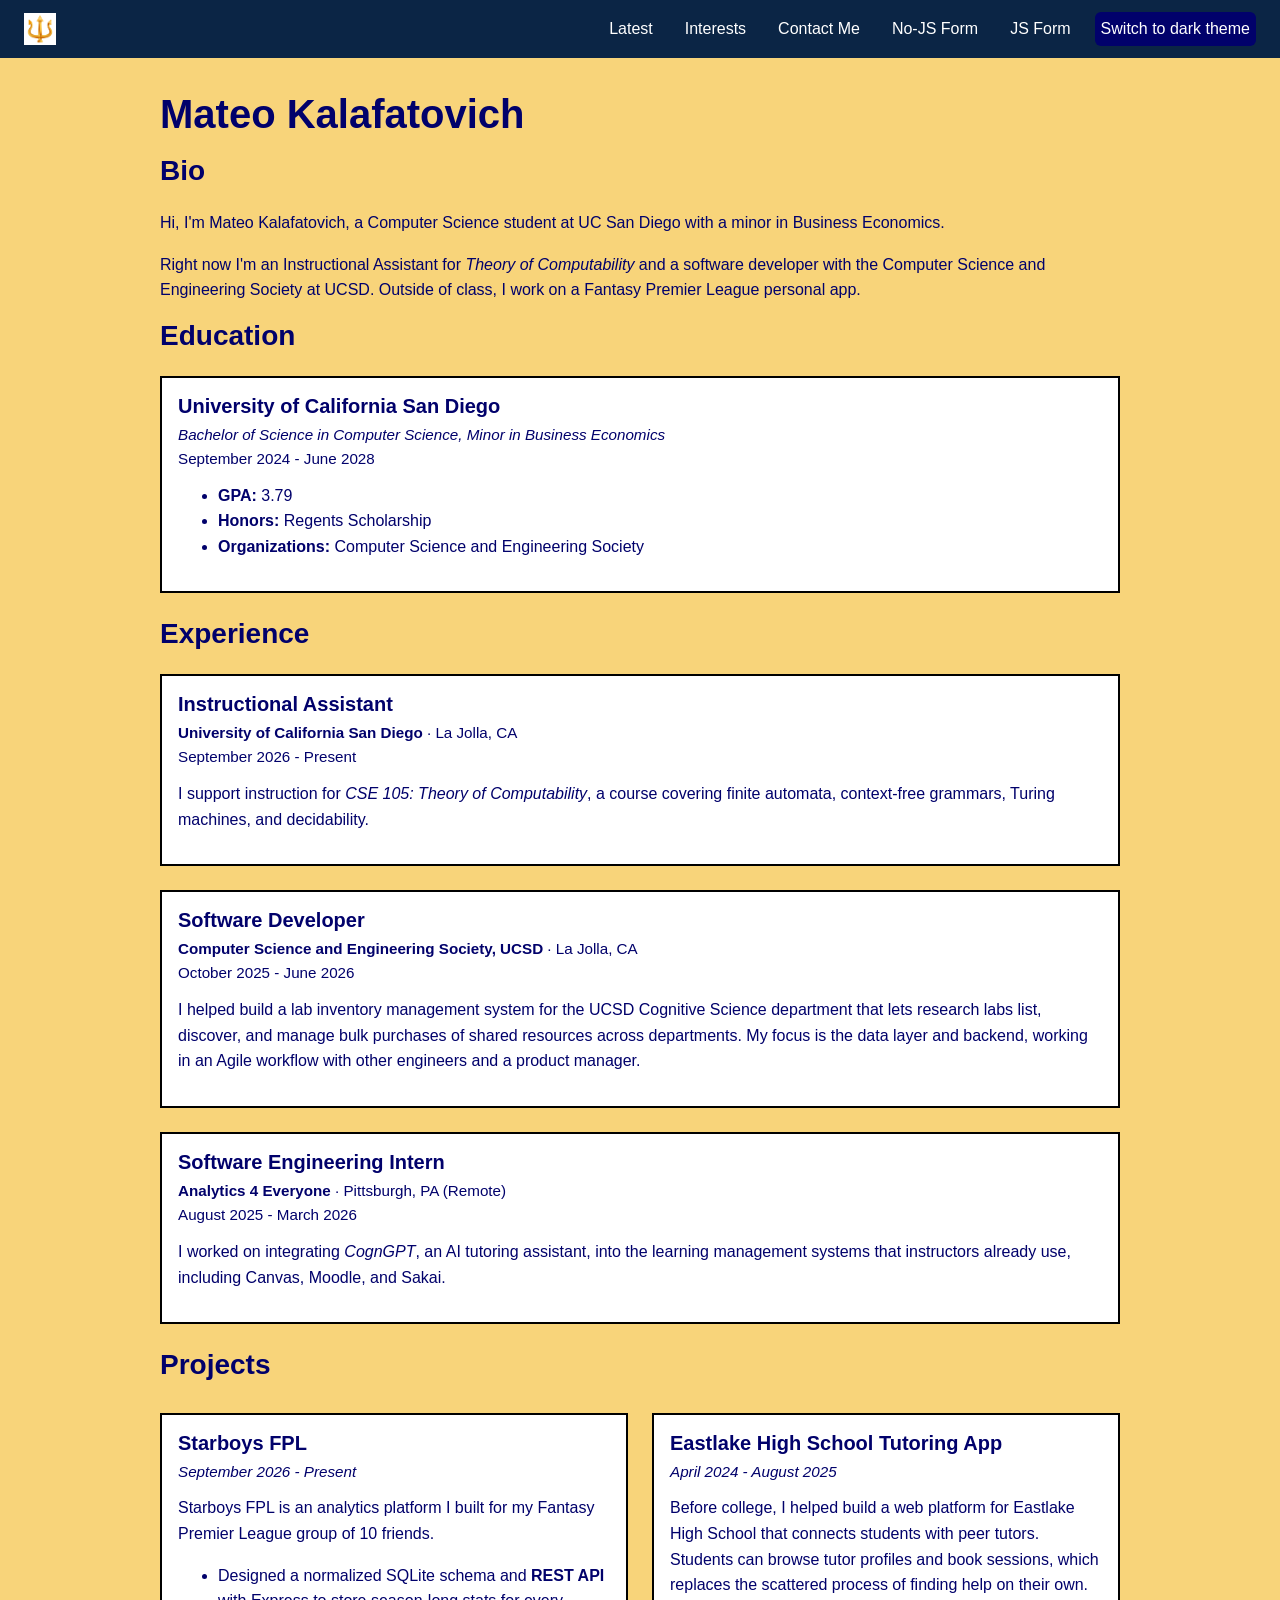
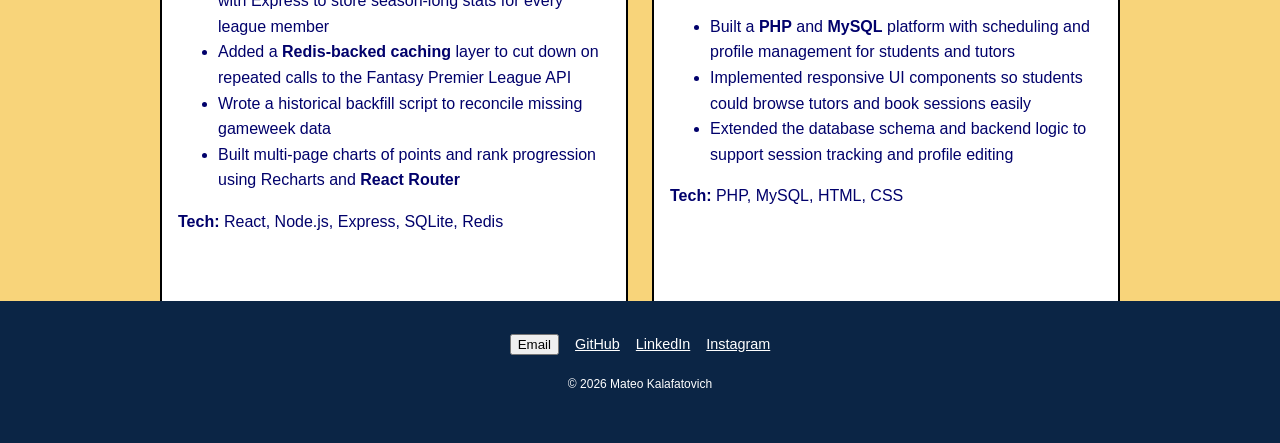
<file: index.html>
<!DOCTYPE html>
<html lang="en">
<head>
    <meta charset="UTF-8">
    <meta name="viewport" content="width=device-width, initial-scale=1.0">
    <link rel="icon" type="image/x-icon" href="favicon.ico">
    <link rel="stylesheet" href="css/styles.css">
    <script src="theme.js"></script>
    <title>Personal Site</title>
</head>
<body>
    <header>
        <img src="assets/trident-emblem-emoji.jpg" alt="logo" width="32" height="32">
        <nav aria-label="Main Navigation">
            <a href="latest.html">Latest</a>
            <a href="interests.html">Interests</a>
            <a href="contact.html">Contact Me</a>
            <a href="form-no-js.html">No-JS Form</a>
            <a href="form-with-js.html">JS Form</a>
            <button type="button" id="theme-toggle" hidden>Switch to dark theme</button>
        </nav>
    </header>
    <main>
        <h1>Mateo Kalafatovich</h1>
        <div>
            <section>
                <h2>Bio</h2>
                <p>
                    Hi, I'm Mateo Kalafatovich, a Computer Science student at UC San Diego
                    with a minor in Business Economics.
                </p>
                <p>
                    Right now I'm an Instructional Assistant for <i>Theory of Computability</i> and a
                    software developer with the Computer Science and Engineering Society at UCSD. Outside of
                    class, I work on a Fantasy Premier League personal app.
                </p>
            </section>
            <section>
                <h2>Education</h2>
                <article class="">
                    <h3>University of California San Diego</h3>
                    <p>
                        <i>Bachelor of Science in Computer Science,
                        Minor in Business Economics</i><br>
                        <time datetime="2024-09">September 2024</time> -
                        <time datetime="2028-06">June 2028</time>
                    </p>
                    <ul>
                        <li><strong>GPA:</strong> 3.79</li>
                        <li><strong>Honors:</strong> Regents Scholarship</li>
                        <li><strong>Organizations:</strong> Computer Science and Engineering Society</li>
                    </ul>
                </article>
            </section>
            <section>
                <h2>Experience</h2>
                <article>
                    <h3>Instructional Assistant</h3>
                    <p>
                        <b>University of California San Diego</b> &middot; La Jolla, CA<br>
                        <time datetime="2026-09">September 2026</time> - Present
                    </p>
                    <p>
                        I support instruction for <i>CSE 105: Theory of Computability</i>, a course
                        covering finite automata, context-free grammars, Turing machines, and decidability.
                    </p>
                </article>
                <article>
                    <h3>Software Developer</h3>
                    <p>
                        <b>Computer Science and Engineering Society, UCSD</b> &middot; La Jolla, CA<br>
                        <time datetime="2025-10">October 2025</time> - <time datetime="2026-06">June 2026</time>
                    </p>
                    <p>
                        I helped build a lab inventory management system for the UCSD Cognitive Science department 
                        that lets research labs list, discover, and manage bulk purchases of shared resources across 
                        departments. My focus is the data layer and backend, working in an Agile workflow with other
                        engineers and a product manager.
                    </p>
                </article>
                <article>
                    <h3>Software Engineering Intern</h3>
                    <p>
                        <b>Analytics 4 Everyone</b> &middot; Pittsburgh, PA (Remote)<br>
                        <time datetime="2025-08">August 2025</time> - <time datetime="2026-03">March 2026</time>
                    </p>
                    <p>
                        I worked on integrating <em>CognGPT</em>, an AI tutoring assistant, into the
                        learning management systems that instructors already use, including Canvas,
                        Moodle, and Sakai.
                    </p>
                </article>
            </section>
            <section class="project-grid">
                <h2>Projects</h2>
                <project-card>
                    <article class="project-card">
                        <h3>Starboys FPL</h3>
                        <p><em>September 2026 - Present</em></p>
                        <p>
                            Starboys FPL is an analytics platform I 
                                built for my Fantasy Premier League group of 10 
                                friends.
                        </p>
                        <ul>
                            <li>Designed a normalized SQLite schema and <b>REST API</b> with Express to store season-long stats for every league member</li>
                            <li>Added a <b>Redis-backed caching</b> layer to cut down on repeated calls to the Fantasy Premier League API</li>
                            <li>Wrote a historical backfill script to reconcile missing gameweek data</li>
                            <li>Built multi-page charts of points and rank progression using Recharts and <b>React Router</b></li>
                        </ul>
                        <p><strong>Tech:</strong> React, Node.js, Express, SQLite, Redis</p>
                    </article>
                </project-card>
                <project-card>
                    <article>
                        <h3>Eastlake High School Tutoring App</h3>
                        <p><em>April 2024 - August 2025</em></p>
                        <p>
                            Before college, I helped build a web platform for Eastlake High School that connects
                            students with peer tutors. Students can browse tutor profiles and book sessions, which
                            replaces the scattered process of finding help on their own.
                        </p>
                        <ul>
                            <li>Built a <b>PHP</b> and <b>MySQL</b> platform with scheduling and profile management for students and tutors</li>
                            <li>Implemented responsive UI components so students could browse tutors and book sessions easily</li>
                            <li>Extended the database schema and backend logic to support session tracking and profile editing</li>
                        </ul>
                        <p><strong>Tech:</strong> PHP, MySQL, HTML, CSS</p>
                    </article>
                </project-card>
            </section>
        </div>

    </main>
    <footer>
        <noscript>
            <p>
                The site still works fine! Connect with me below if you're tired of AI slop that doesn't work without an egregious
                number of megabytes of JavaScript.
            </p>
        </noscript>
        <nav aria-label="Social links">
            <ul>
                <li>
                    <button type="button" aria-label="Copy email address">Email</button>
                </li>
                <li><a href="https://github.com/mateokalafatovich">GitHub</a></li>
                <li><a href="https://www.linkedin.com/in/mateo-adrian-kalafatovich/">LinkedIn</a></li>
                <li><a href="https://www.instagram.com/mateo.kalaf/">Instagram</a></li>
            </ul>
        </nav>
        <p><small>&copy; 2026 Mateo Kalafatovich</small></p>
    </footer>

</body>
</html>
</file>
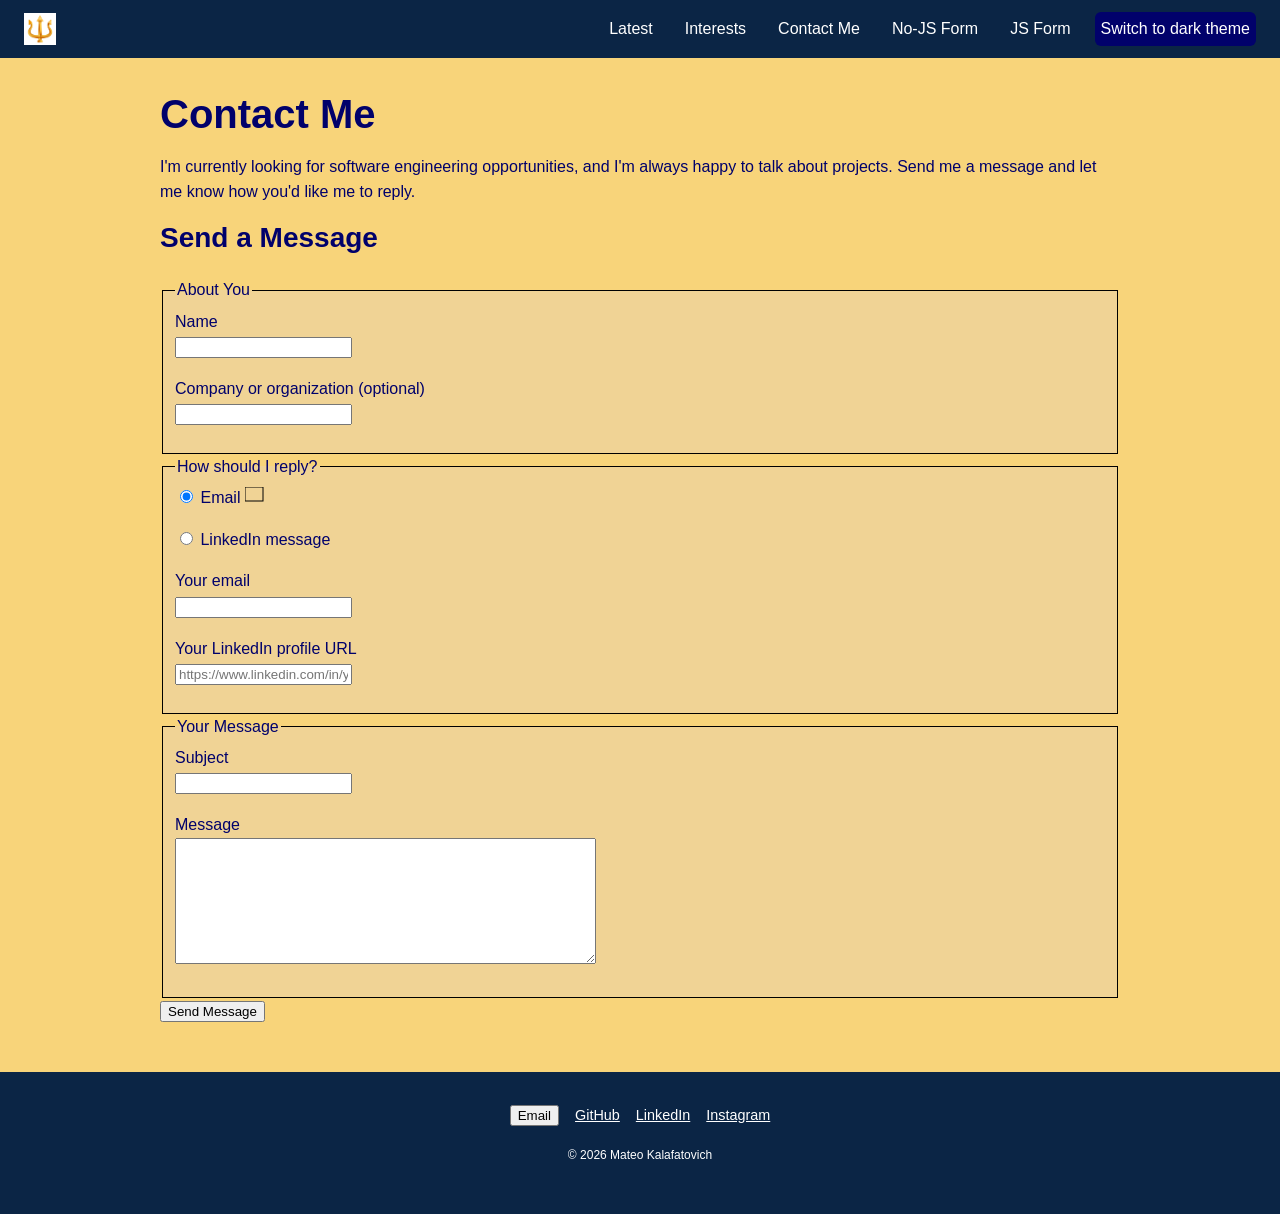
<file: contact.html>
<!DOCTYPE html>
<html lang="en">
<head>
    <meta charset="utf-8">
    <meta name="viewport" content="width=device-width, initial-scale=1">
    <meta name="description" content="Contact Mateo Kalafatovich about software engineering opportunities, projects, or collaboration.">
    <title>Contact Me | Mateo Kalafatovich</title>
    <link rel="icon" href="assets/trident-emblem-emoji.jpg" type="image/jpeg">
    <link rel="stylesheet" href="css/styles.css">
    <script src="theme.js"></script>
    <!--Placeholder script-->
    <script defer data-domain="mateokalaf.netlify.app" src="https://plausible.io/js/script.js"></script>
</head>
<body>
    <header>
        <a href="index.html">
            <img src="assets/trident-emblem-emoji.jpg" alt="Mateo Kalafatovich - home" width="32" height="32">
        </a>
        <nav aria-label="Main Navigation">
            <a href="latest.html">Latest</a>
            <a href="interests.html">Interests</a>
            <a href="contact.html">Contact Me</a>
            <a href="form-no-js.html">No-JS Form</a>
            <a href="form-with-js.html">JS Form</a>
            <button type="button" id="theme-toggle" hidden>Switch to dark theme</button>
        </nav>
    </header>

    <main>
        <h1>Contact Me</h1>
        <p>
            I'm currently looking for software engineering opportunities,
            and I'm always happy to talk about projects. Send me a message and
            let me know how you'd like me to reply.
        </p>

        <section>
            <h2>Send a Message</h2>
            <form name="contact" method="post" data-netlify="true">
                <input type="hidden" name="form-name" value="contact">

                <fieldset>
                    <legend>About You</legend>
                    <p>
                        <label for="name">Name</label><br>
                        <input type="text" id="name" name="name" autocomplete="name" required>
                    </p>
                    <p>
                        <label for="organization">Company or organization (optional)</label><br>
                        <input type="text" id="organization" name="organization" autocomplete="organization">
                    </p>
                </fieldset>

                <fieldset>
                    <legend>How should I reply?</legend>
                    <p>
                        <input type="radio" id="reply-email" name="reply-method" value="email" checked>
                        <label for="reply-email">Email</label>
                        <!--Eventually will become email box svg-->
                        <svg width="20" height="16" aria-hidden="true">
                            <rect width="18" height="14" fill="none" stroke="black"/>
                        </svg>
                    </p>
                    <p>
                        <input type="radio" id="reply-linkedin" name="reply-method" value="linkedin">
                        <label for="reply-linkedin">LinkedIn message</label>
                    </p>
                    <p>
                        <label for="email">Your email</label>
                        <br>
                        <input type="email" id="email" name="email" autocomplete="email">
                    </p>
                    <p>
                        <label for="linkedin">Your LinkedIn profile URL</label><br>
                        <input type="url" id="linkedin" name="linkedin" placeholder="https://www.linkedin.com/in/your-name">
                    </p>
                </fieldset>

                <fieldset>
                    <legend>Your Message</legend>
                    <p>
                        <label for="subject">Subject</label><br>
                        <input type="text" id="subject" name="subject" required>
                    </p>
                    <p>
                        <label for="message">Message</label><br>
                        <textarea id="message" name="message" rows="8" cols="50" required></textarea>
                    </p>
                </fieldset>

                <p>
                    <button type="submit">Send Message</button>
                </p>
            </form>

            <dialog id="message-sent" aria-labelledby="message-sent-title">
                <h3 id="message-sent-title">Message Sent</h3>
                <p>Thanks for reaching out! I'll get back to you as soon as I can.</p>
                <form method="dialog">
                    <button type="submit">Close</button>
                </form>
            </dialog>
        </section>

    </main>

    <footer>
        <nav aria-label="Social links">
            <ul>
                <li>
                    <button type="button" aria-label="Copy email address">Email</button>
                </li>
                <li><a href="https://github.com/mateokalafatovich">GitHub</a></li>
                <li><a href="https://www.linkedin.com/in/mateo-adrian-kalafatovich/">LinkedIn</a></li>
                <li><a href="https://www.instagram.com/mateo.kalaf/">Instagram</a></li>
            </ul>
        </nav>
        <p><small>&copy; 2026 Mateo Kalafatovich</small></p>
    </footer>
</body>
</html>
</file>
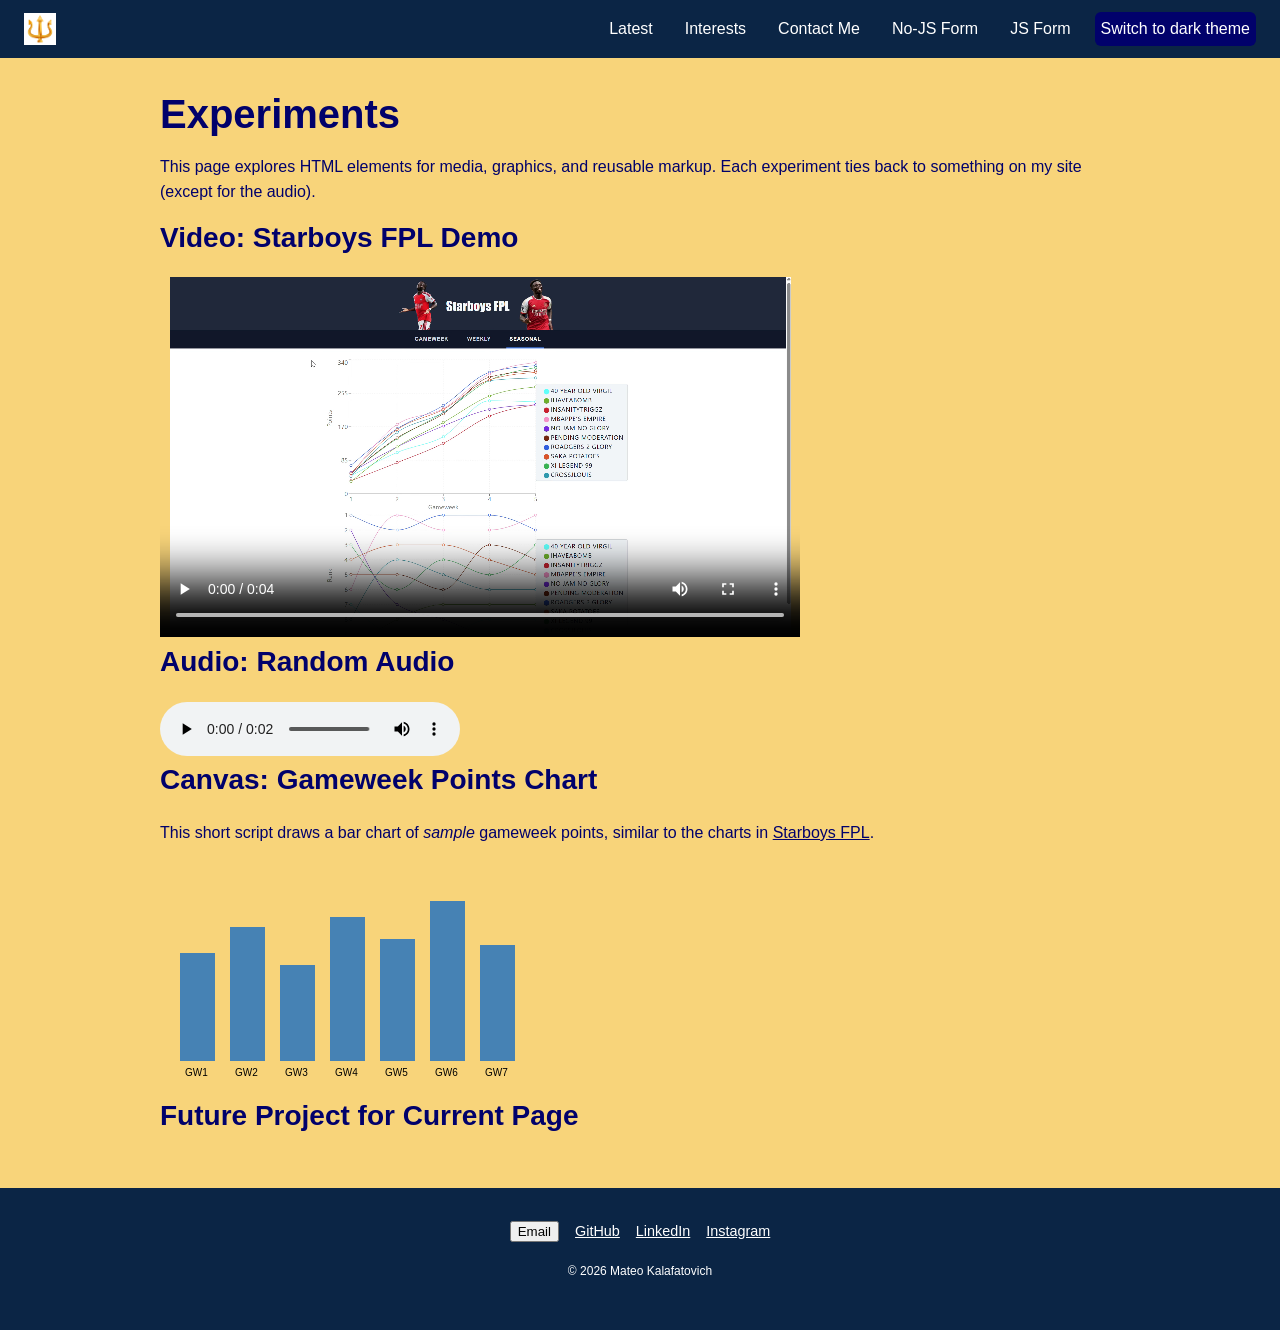
<file: experiments.html>
<!DOCTYPE html>
<html lang="en">
<head>
    <meta charset="utf-8">
    <meta name="viewport" content="width=device-width, initial-scale=1">
    <meta name="description" content="Experiments with HTML media and scripting elements: video, audio, source, canvas, and template.">
    <title>Experiments | Mateo Kalafatovich</title>
    <link rel="icon" href="assets/trident-emblem-emoji.jpg" type="image/jpeg">
    <link rel="stylesheet" href="css/styles.css">
    <script src="theme.js"></script>
    <script src="index.js"></script>
</head>
<body>
    <header>
        <a href="index.html">
            <img src="assets/trident-emblem-emoji.jpg" alt="Mateo Kalafatovich - home" width="32" height="32">
        </a>
        <nav aria-label="Main Navigation">
            <a href="latest.html">Latest</a>
            <a href="interests.html">Interests</a>
            <a href="contact.html">Contact Me</a>
            <a href="form-no-js.html">No-JS Form</a>
            <a href="form-with-js.html">JS Form</a>
            <button type="button" id="theme-toggle" hidden>Switch to dark theme</button>
        </nav>
    </header>

    <main>
        <h1>Experiments</h1>
        <p>
            This page explores HTML elements for media, graphics, and reusable markup. Each
            experiment ties back to something on my site (except for the audio).
        </p>

        <section>
            <h2>Video: Starboys FPL Demo</h2>
            <video controls width="640" height="360" preload="metadata">
                <source src="assets/starboysfpl.webm" type="video/webm">
                <source src="assets/starboysfpl.mp4" type="video/mp4">
                <p>
                    Your browser doesn't support embedded video.
                    <a href="assets/starboysfpl.mp4">Download the Starboys FPL demo</a> instead.
                </p>
            </video>
        </section>

        <section>
            <h2>Audio: Random Audio</h2>
            <audio controls preload="metadata">
                <source src="assets/sample-3s.ogg" type="audio/ogg">
                <source src="assets/sample-3s.mp3" type="audio/mpeg">
                <p>
                    Your browser doesn't support embedded audio.
                    <a href="assets/intro.mp3">Download my introduction</a> instead.
                </p>
            </audio>
        </section>

        <section>
            <h2>Canvas: Gameweek Points Chart</h2>
            <p>
                This short script draws a bar chart of <em>sample</em> gameweek points,
                similar to the charts in <a href="latest.html">Starboys FPL</a>.
            </p>
            <canvas id="points-chart" width="380" height="230">
                Bar chart of sample Fantasy Premier League points for gameweeks 1 through 7:
                54, 67, 48, 72, 61, 80, and 58 points.
            </canvas>
            <script>
                const canvas = document.getElementById('points-chart');
                const ctx = canvas.getContext('2d');
                const points = [54, 67, 48, 72, 61, 80, 58];
                points.forEach((p, i) => {
                    ctx.fillStyle = 'steelblue';
                    ctx.fillRect(20 + i * 50, 200 - p * 2, 35, p * 2);
                    ctx.fillStyle = 'black';
                    ctx.fillText('GW' + (i + 1), 25 + i * 50, 215);
                });
            </script>
            <noscript>
                <p>JavaScript is turned off, so the chart can't be drawn. The data is: 54, 67, 48, 72, 61, 80, and 58 points for gameweeks 1 through 7.</p>
            </noscript>
        </section>

        <section>
            <h2>Future Project for Current Page</h2>
            <template id="project-card">
                <article>
                    <h3>Project Title</h3>
                    <p><time datetime="2026-01">Start date</time> - Present</p>
                    <p>Summary of project</p>
                    <ul>
                        <li>Key accomplishment</li>
                        <li>Key accomplishment</li>
                    </ul>
                    <p><strong>Tech:</strong> Technologies used</p>
                </article>
            </template>
        </section>

        <hello-world></hello-world>
    </main>

    <footer>
        <nav aria-label="Social links">
            <ul>
                <li>
                    <button type="button" aria-label="Copy email address">Email</button>
                </li>
                <li><a href="https://github.com/mateokalafatovich">GitHub</a></li>
                <li><a href="https://www.linkedin.com/in/mateo-adrian-kalafatovich/">LinkedIn</a></li>
                <li><a href="https://www.instagram.com/mateo.kalaf/">Instagram</a></li>
            </ul>
        </nav>
        <p><small>&copy; 2026 Mateo Kalafatovich</small></p>
    </footer>
</body>
</html>
</file>
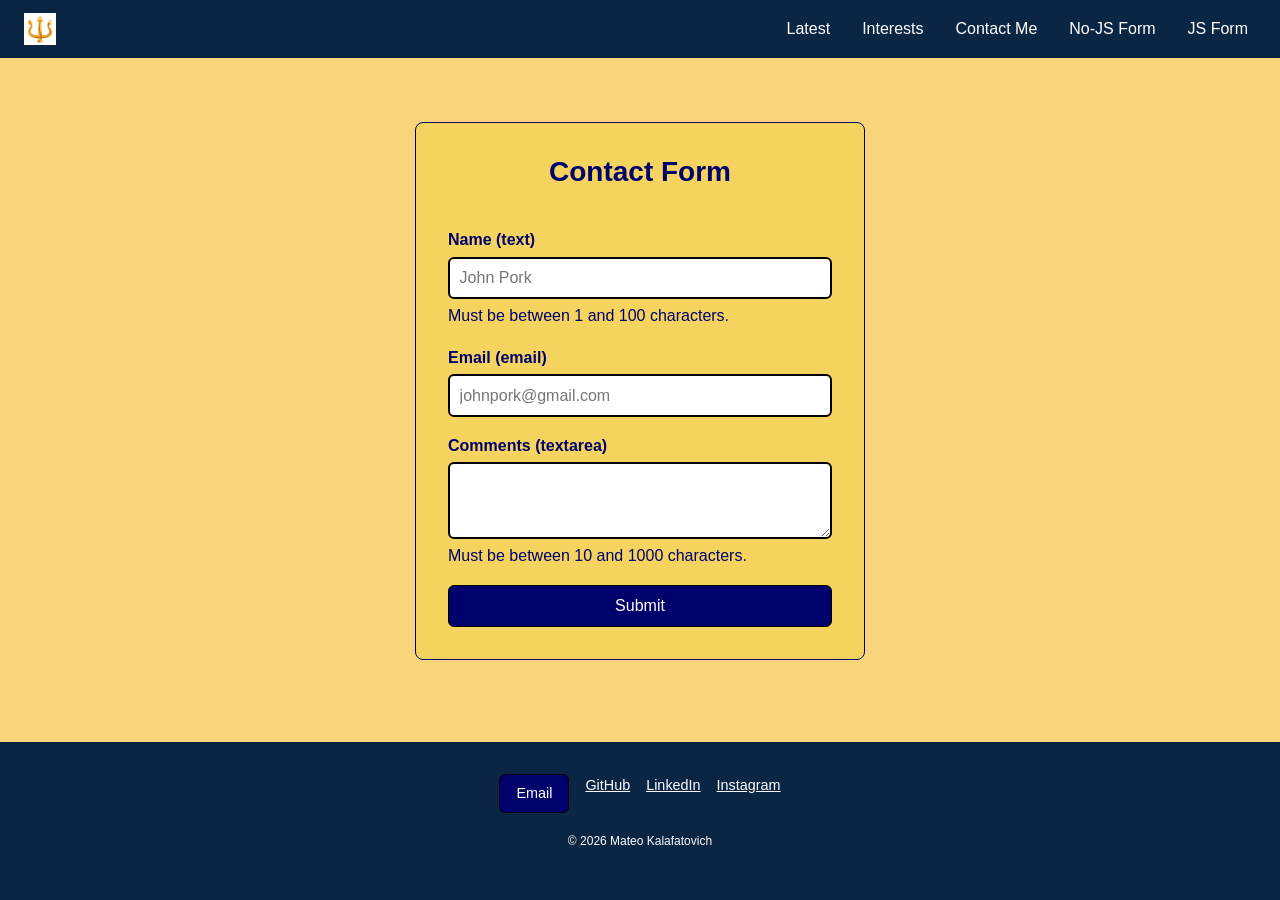
<file: form-no-js.html>
<!DOCTYPE html>
<html lang="en">
<head>
    <meta charset="UTF-8">
    <meta name="viewport" content="width=device-width, initial-scale=1.0">
    <link rel="icon" type="image/x-icon" href="favicon.ico">
    <link rel="stylesheet" href="css/styles.css">
    <link rel="stylesheet" href="css/form.css">
    <title>Personal Site</title>
</head>
<body>
    <header>
        <a href="index.html">
            <img src="assets/trident-emblem-emoji.jpg" alt="Mateo Kalafatovich - home" width="32" height="32">
        </a>        
        <nav aria-label="Main Navigation">
            <a href="latest.html">Latest</a>
            <a href="interests.html">Interests</a>
            <a href="contact.html">Contact Me</a>
            <a href="form-no-js.html">No-JS Form</a>
            <a href="form-with-js.html">JS Form</a>
        </nav>
    </header>
    <main>
        <form action="https://httpbin.org/post" method="POST">
            <h2>Contact Form</h2>
            <form-field>
                <label for="name">Name (text)</label><br>
                <input type="text" id="name" name="name" minlength="1" maxlength="100" autocomplete="name" placeholder="John Pork" required><br>
                <output id="name-hint" class="hint" for="name">Must be between 1 and 100 characters.</output>
            </form-field>
            <form-field>
                <label for="email">Email (email)</label><br>
                <input type="email" id="email" name="email" autocomplete="email" placeholder="johnpork@gmail.com" required><br>
            </form-field>
            <form-field>
                <label for="comments">Comments (textarea)</label><br>
                <textarea id="comments" name="comments" minlength="10" maxlength="1000" required></textarea><br>
                <output id="comments-hint" class="hint" for="comments">Must be between 10 and 1000 characters.</output>
            </form-field>
            <form-field>
                <input type="hidden" name="possible_bot" value="true">
            </form-field>
            <button type="submit">Submit</button>
        </form>
    </main>
    <footer>
        <noscript>
            <p>
                The site still works fine! Connect with me below if you're tired of AI slop that doesn't work without an egregious
                number of megabytes of JavaScript.
            </p>
        </noscript>
        <nav aria-label="Social links">
            <ul>
                <li>
                    <button type="button" aria-label="Copy email address">Email</button>
                </li>
                <li><a href="https://github.com/mateokalafatovich">GitHub</a></li>
                <li><a href="https://www.linkedin.com/in/mateo-adrian-kalafatovich/">LinkedIn</a></li>
                <li><a href="https://www.instagram.com/mateo.kalaf/">Instagram</a></li>
            </ul>
        </nav>
        <p><small>&copy; 2026 Mateo Kalafatovich</small></p>
    </footer>

</body>
</html>
</file>
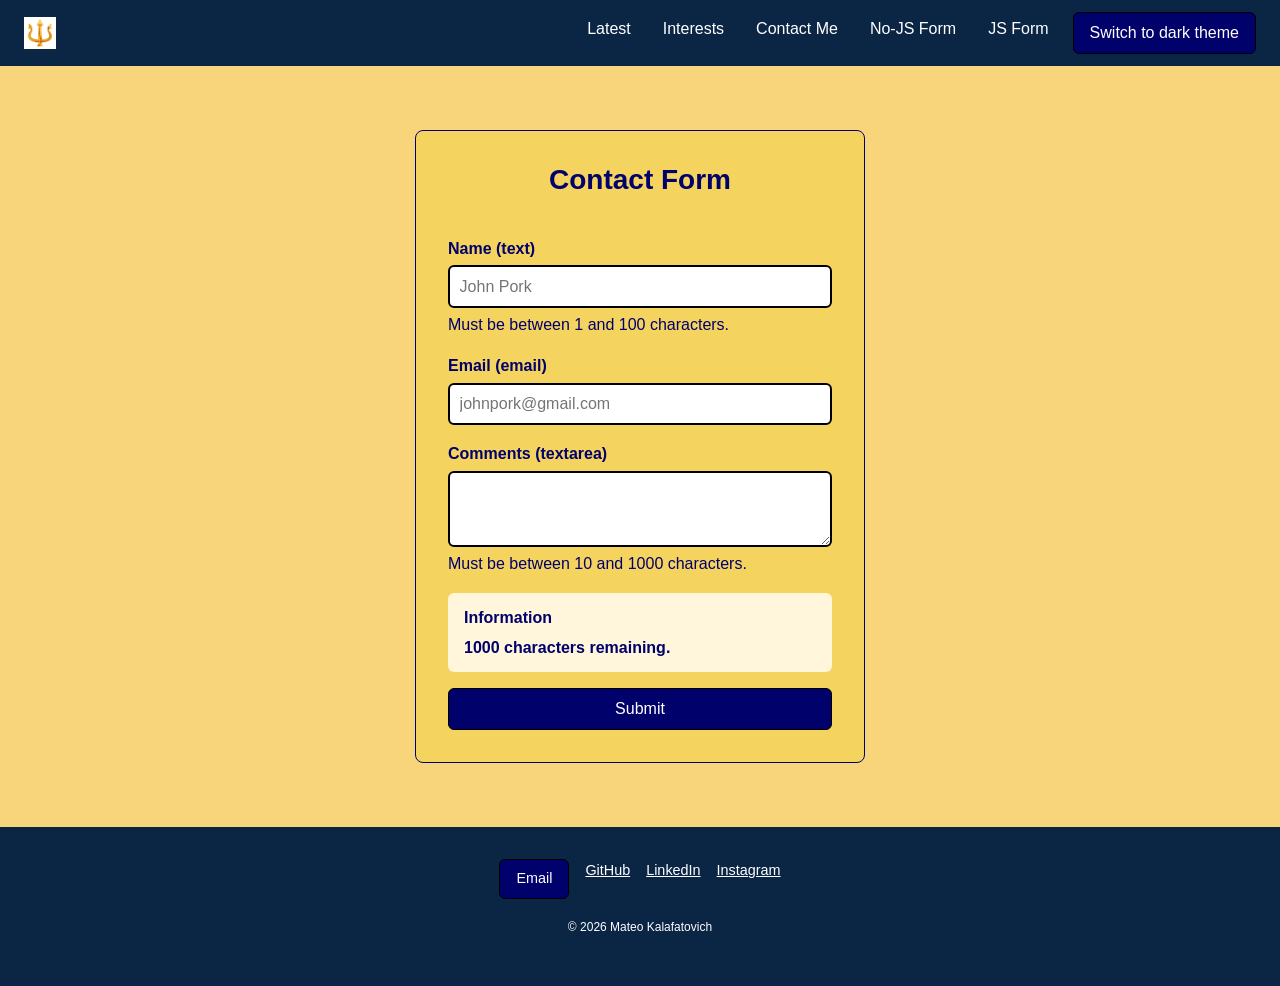
<file: form-with-js.html>
<!DOCTYPE html>
<html lang="en">
<head>
    <meta charset="UTF-8">
    <meta name="viewport" content="width=device-width, initial-scale=1.0">
    <link rel="icon" type="image/x-icon" href="favicon.ico">
    <link rel="stylesheet" href="css/styles.css">
    <link rel="stylesheet" href="css/form.css">
    <script src="theme.js"></script>
    <script src="form.js" defer></script>
    <title>Personal Site</title>
</head>
<body>
    <header>
        <a href="index.html">
            <img src="assets/trident-emblem-emoji.jpg" alt="Mateo Kalafatovich 
                - home" width="32" height="32">
        </a>        
        <nav aria-label="Main Navigation">
            <a href="latest.html">Latest</a>
            <a href="interests.html">Interests</a>
            <a href="contact.html">Contact Me</a>
            <a href="form-no-js.html">No-JS Form</a>
            <a href="form-with-js.html">JS Form</a>
            <button type="button" id="theme-toggle" hidden>Switch to dark theme</button>
        </nav>
    </header>
    <main>
        <form action="https://httpbin.org/post" method="POST">
            <h2>Contact Form</h2>
            <form-field>
                <label for="name">Name (text)</label><br>
                <input type="text" id="name" name="name" minlength="1" 
                    maxlength="100" autocomplete="name" 
                    placeholder="John Pork" aria-describedby="name-hint name-error" 
                    required><br>
                <output id="name-hint" class="hint" for="name">
                    Must be between 1 and 100 characters.
                </output><br>
            </form-field>
            <form-field>
                <label for="email">Email (email)</label><br>
                <input type="email" id="email" name="email" autocomplete="email" 
                    placeholder="johnpork@gmail.com" aria-describedby="email-error"  
                    required><br>
            </form-field>
            <form-field>
                <label for="comments">Comments (textarea)</label><br>
                <textarea id="comments" name="comments" minlength="10" 
                    maxlength="1000" aria-describedby="comments-hint
                    comments-error comments-info" required></textarea><br>
                <output id="comments-hint" class="hint" for="comments">
                    Must be between 10 and 1000 characters.
                </output><br>
            </form-field>
            <div class="message-areas">
                <section id="error-area" class="message-area error-area" aria-live="polite">
                    <p id="error-title" class="message-title" hidden>Error messages</p>
                    <ul id="error-list"></ul>
                </section>
                <section id="info-area" class="message-area info-area" hidden>
                    <p class="message-title">Information</p>
                    <p id="comments-info" class="info">
                        <span id="comments-count"></span>
                        <span id="comments-status" aria-live="polite"></span>
                    </p>
                </section>
            </div>
            <form-field>
                <input type="hidden" name="possible_bot" value="true">
            </form-field>
            <form-field>
                <input type="hidden" name="form-errors">
            </form-field>
            <button type="submit">Submit</button>
        </form>
    </main>
    <footer>
        <noscript>
            <p>
                The site still works fine without JavaScript! Connect with me 
                below if you're tired of AI slop.
            </p>
        </noscript>
        <nav aria-label="Social links">
            <ul>
                <li>
                    <button type="button" aria-label="Copy email address">
                        Email
                    </button>
                </li>
                <li>
                    <a href="https://github.com/mateokalafatovich">
                        GitHub
                    </a>
                </li>
                <li>
                    <a href="https://www.linkedin.com/in/mateo-adrian-kalafatovich/">
                        LinkedIn
                    </a>
                </li>
                <li>
                    <a href="https://www.instagram.com/mateo.kalaf/">
                        Instagram
                    </a>
                </li>
            </ul>
        </nav>
        <p><small>&copy; 2026 Mateo Kalafatovich</small></p>
    </footer>

</body>
</html>
</file>
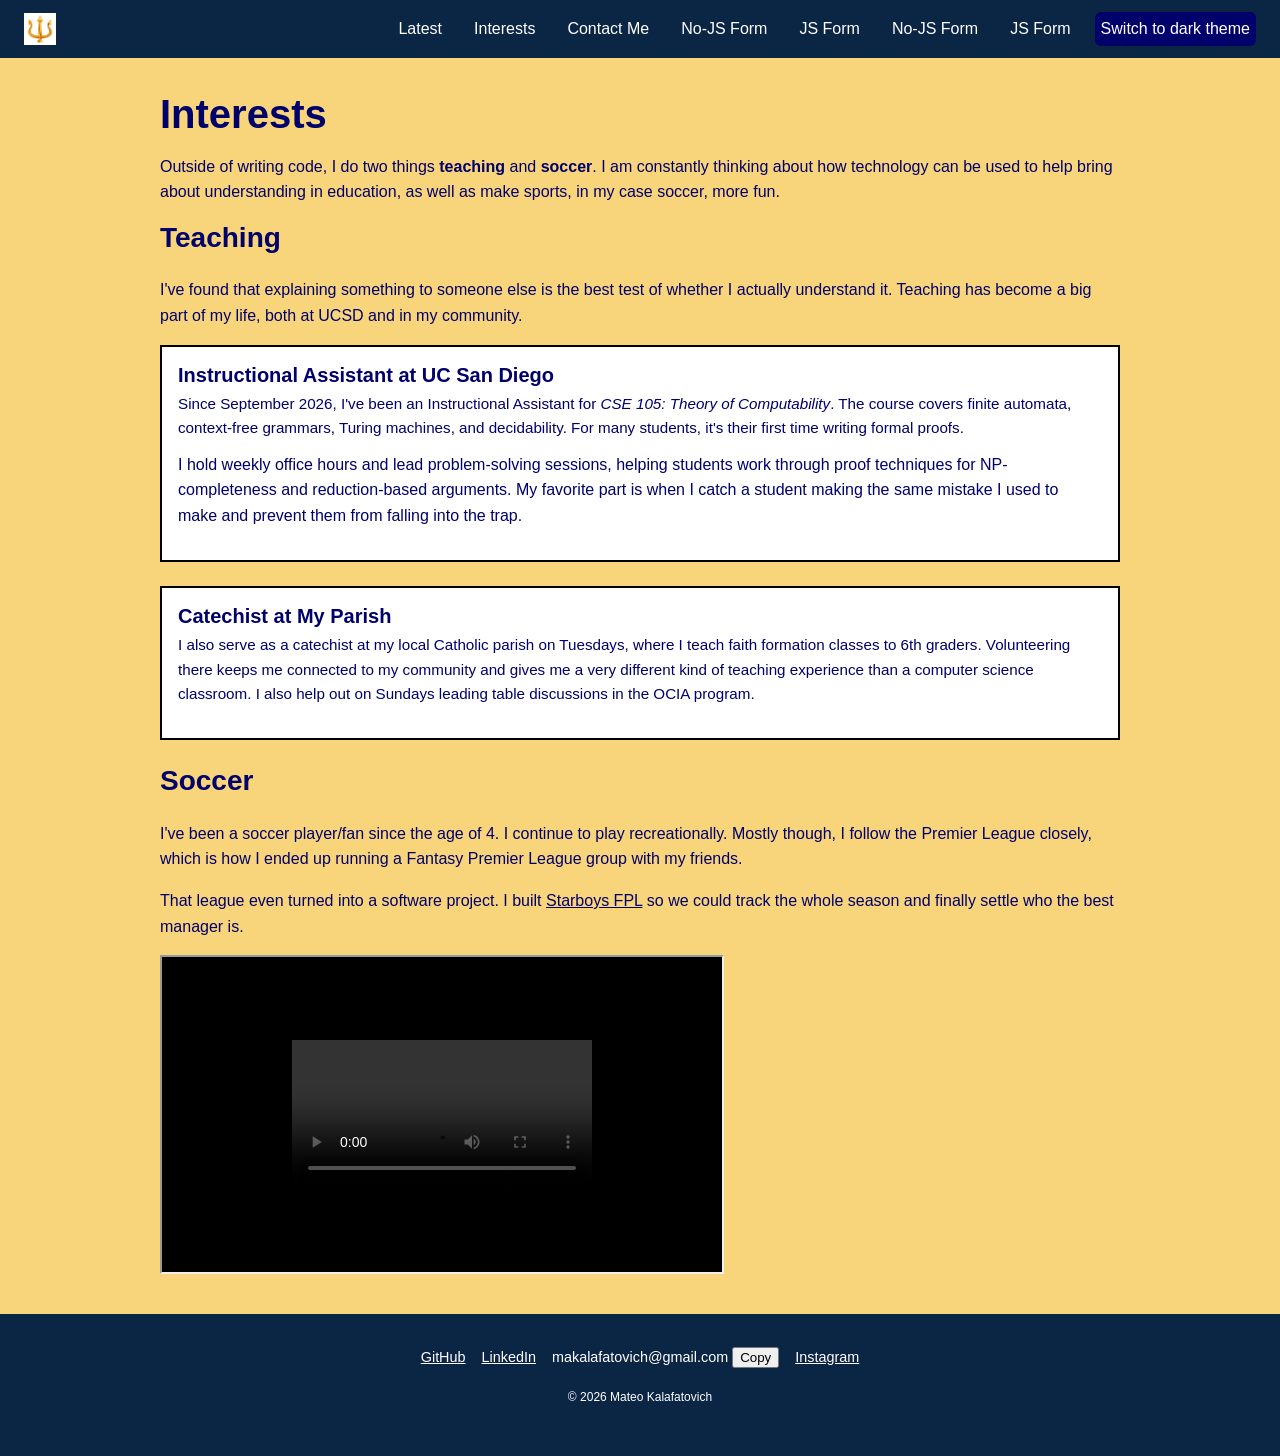
<file: interests.html>
<!DOCTYPE html>
<html lang="en">
<head>
    <meta charset="utf-8">
    <meta name="viewport" content="width=device-width, initial-scale=1">
    <meta name="description" content="Mateo Kalafatovich's interests outside of software: teaching as a UCSD Instructional Assistant and parish catechist, and soccer.">
    <title>Interests | Mateo Kalafatovich</title>
    <link rel="icon" href="assets/trident-emblem-emoji.jpg" type="image/jpeg">
    <link rel="stylesheet" href="css/styles.css">
    <script src="theme.js"></script>
</head>
<body>
    <header>
        <a href="index.html">
            <img src="assets/trident-emblem-emoji.jpg" alt="Mateo Kalafatovich - home" width="32" height="32">
        </a>
        <nav aria-label="Main Navigation">
            <a href="latest.html">Latest</a>
            <a href="interests.html">Interests</a>
            <a href="contact.html">Contact Me</a>
            <a href="form-no-js.html">No-JS Form</a>
            <a href="form-with-js.html">JS Form</a>
            <a href="form-no-js.html">No-JS Form</a>
            <a href="form-with-js.html">JS Form</a>
            <button type="button" id="theme-toggle" hidden>Switch to dark theme</button>
        </nav>
    </header>

    <main>
        <h1>Interests</h1>
        <p>
            Outside of writing code, I do two things <strong>teaching</strong>
            and <strong>soccer</strong>. I am constantly thinking about how technology can be used
            to help bring about understanding in education, as well as make sports, in my case soccer,
            more fun.
        </p>

        <section>
            <h2>Teaching</h2>
            <p>
                I've found that explaining something to someone else is the best test of whether I
                actually understand it. Teaching has become a big part of my life, both at UCSD and
                in my community.
            </p>

            <article>
                <h3>Instructional Assistant at UC San Diego</h3>
                <p>
                    Since <time datetime="2026-09">September 2026</time>, I've been an Instructional
                    Assistant for <i>CSE 105: Theory of Computability</i>. The course covers finite
                    automata, context-free grammars, Turing machines, and decidability. For many
                    students, it's their first time writing formal proofs.
                </p>
                <p>
                    I hold weekly office hours and lead problem-solving sessions, helping students
                    work through proof techniques for NP-completeness and reduction-based arguments.
                    My favorite part is when I catch a student making the same mistake I used to make
                    and prevent them from falling into the trap.
                </p>
            </article>

            <article>
                <h3>Catechist at My Parish</h3>
                <p>
                    I also serve as a catechist at my local Catholic parish on Tuesdays, where I teach faith
                    formation classes to 6th graders. Volunteering there keeps me connected to my community and gives
                    me a very different kind of teaching experience than a computer science classroom. I also help 
                    out on Sundays leading table discussions in the OCIA program.
                </p>
                <p>

                </p>
            </article>
        </section>

        <section>
            <h2>Soccer</h2>
            <p>
                I've been a soccer player/fan since the age of 4. I continue to play recreationally. Mostly
                though, I follow the Premier League closely, which is how I ended up running a Fantasy Premier League
                group with my friends.
            </p>
            <p>
                That league even turned into a software project. I built
                <a href="latest.html">Starboys FPL</a> so we could track the whole season and finally
                settle who the best manager is.
            </p>

            <iframe
                src="assets/starboysfpl.mp4"
                title="Soccer video"
                width="560"
                height="315"
                loading="lazy"
                allow="encrypted-media; picture-in-picture"
                referrerpolicy="strict-origin-when-cross-origin"
                allowfullscreen></iframe>
        </section>
    </main>

    <footer>
        <nav aria-label="Social links">
            <ul>
                <li><a href="https://github.com/mateokalafatovich">GitHub</a></li>
                <li><a href="https://www.linkedin.com/in/mateo-adrian-kalafatovich">LinkedIn</a></li>
                <li>
                    <span>makalafatovich@gmail.com</span>
                    <button type="button" aria-label="Copy email address">Copy</button>
                </li>
                <li><a href="https://www.instagram.com/">Instagram</a></li>
            </ul>
        </nav>
        <p><small>&copy; 2026 Mateo Kalafatovich</small></p>
    </footer>
</body>
</html>
</file>
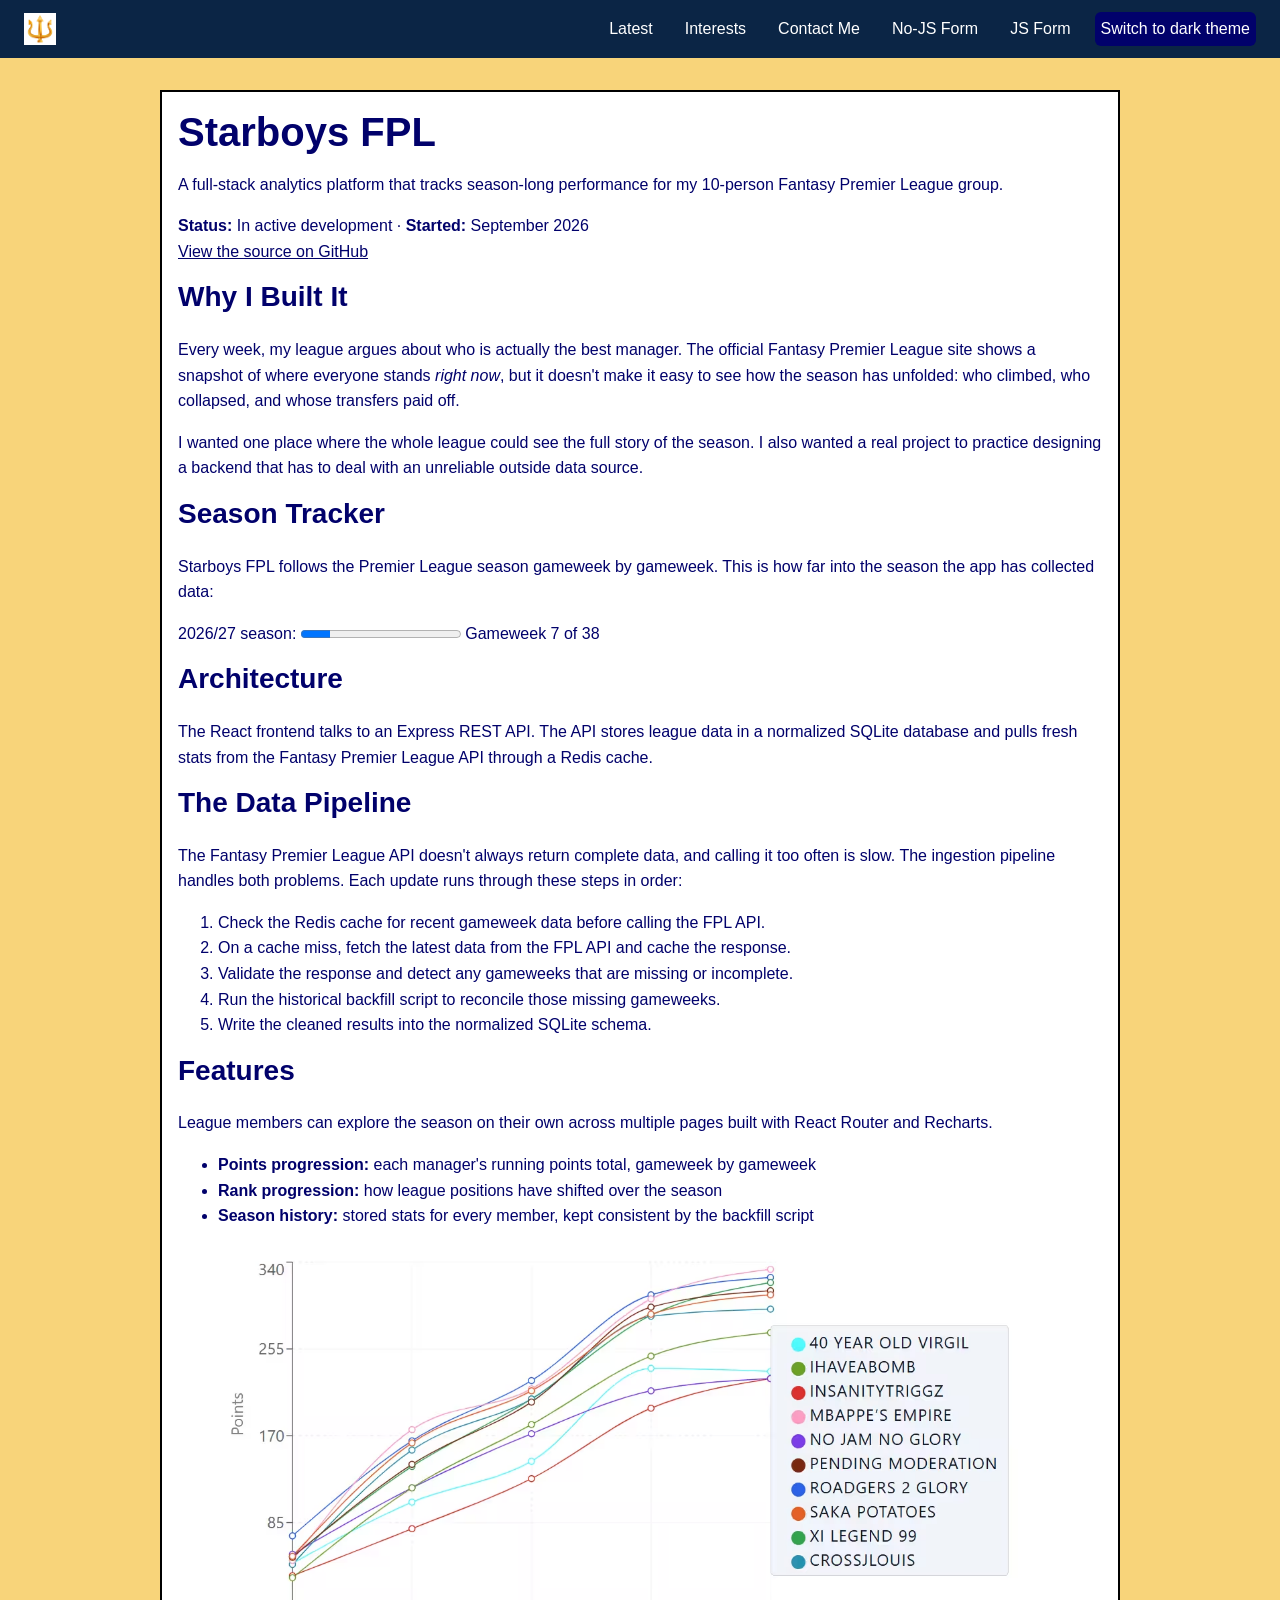
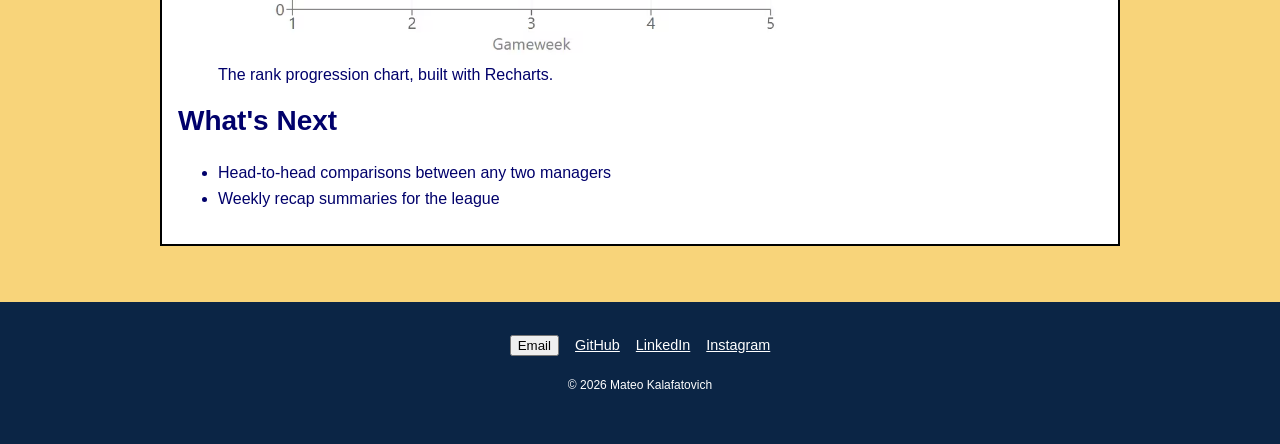
<file: latest.html>
<!DOCTYPE html>
<html lang="en">
<head>
    <meta charset="utf-8">
    <meta name="viewport" content="width=device-width, initial-scale=1">
    <meta name="description" content="Starboys FPL">
    <title>Latest Project: Starboys FPL | Mateo Kalafatovich</title>
    <link rel="icon" href="assets/trident-emblem-emoji.jpg" type="image/jpeg">
    <link rel="stylesheet" href="css/styles.css">
    <script src="theme.js"></script>
</head>
<body>
    <header>
        <a href="index.html">
            <img src="assets/trident-emblem-emoji.jpg" alt="Mateo Kalafatovich - home" width="32" height="32">
        </a>
        <nav aria-label="Main Navigation">
            <a href="latest.html">Latest</a>
            <a href="interests.html">Interests</a>
            <a href="contact.html">Contact Me</a>
            <a href="form-no-js.html">No-JS Form</a>
            <a href="form-with-js.html">JS Form</a>
            <button type="button" id="theme-toggle" hidden>Switch to dark theme</button>
        </nav>
    </header>

    <main>
        <article>
            <h1>Starboys FPL</h1>
            <p>
                A full-stack analytics platform that tracks season-long performance for my
                10-person Fantasy Premier League group.
            </p>
            <p>
                <b>Status:</b> <span>In active development</span> &middot;
                <b>Started:</b> <time datetime="2026-09">September 2026</time><br>
                <a href="https://github.com/mateokalafatovich/">View the source on GitHub</a>
            </p>

            <section>
                <h2>Why I Built It</h2>
                <p>
                    Every week, my league argues about who is actually the best manager. The official
                    Fantasy Premier League site shows a snapshot of where everyone stands
                    <em>right now</em>, but it doesn't make it easy to see how the season has
                    unfolded: who climbed, who collapsed, and whose transfers paid off.
                </p>
                <p>
                    I wanted one place where the whole league could see the full story of the season.
                    I also wanted a real project to practice designing a backend that has to deal with
                    an unreliable outside data source.
                </p>
            </section>

            <section>
                <h2>Season Tracker</h2>
                <p>
                    Starboys FPL follows the Premier League season gameweek by gameweek. This is
                    how far into the season the app has collected data:
                </p>
                <p>
                    <label for="season-progress">2026/27 season:</label>
                    <progress id="season-progress" value="7" max="38">Gameweek 7 of 38</progress>
                    <span>Gameweek 7 of 38</span>
                </p>
            </section>

            <section>
                <h2>Architecture</h2>
                <p>
                    The React frontend talks to an Express REST API. The API stores league data in a
                    normalized SQLite database and pulls fresh stats from the Fantasy Premier League
                    API through a Redis cache.
                </p>
            </section>

            <section>
                <h2>The Data Pipeline</h2>
                <p>
                    The Fantasy Premier League API doesn't always return complete data, and calling
                    it too often is slow. The ingestion pipeline handles both problems. Each update
                    runs through these steps in order:
                </p>
                <ol>
                    <li>Check the Redis cache for recent gameweek data before calling the FPL API.</li>
                    <li>On a cache miss, fetch the latest data from the FPL API and cache the response.</li>
                    <li>Validate the response and detect any gameweeks that are missing or incomplete.</li>
                    <li>Run the historical backfill script to reconcile those missing gameweeks.</li>
                    <li>Write the cleaned results into the normalized SQLite schema.</li>
                </ol>
            </section>

            <section>
                <h2>Features</h2>
                <p>
                    League members can explore the season on their own across multiple pages built
                    with React Router and Recharts.
                </p>
                <ul>
                    <li><strong>Points progression:</strong> each manager's running points total, gameweek by gameweek</li>
                    <li><strong>Rank progression:</strong> how league positions have shifted over the season</li>
                    <li><strong>Season history:</strong> stored stats for every member, kept consistent by the backfill script</li>
                </ul>
                <figure>
                    <picture>
                        <source srcset="assets/starboys-chart.avif" type="image/avif">
                        <source srcset="assets/starboys-chart.webp" type="image/webp">
                        <img src="assets/starboys-chart.png" alt="Line chart in Starboys FPL" width="800" height="450">
                    </picture>
                    <figcaption>The rank progression chart, built with Recharts.</figcaption>
                    <!--I apologize for one of the names in there. It is not mine. I'm surprised it made it past moderation.-->
                </figure>
            </section>

            <section>
                <h2>What's Next</h2>
                <ul>
                    <li>Head-to-head comparisons between any two managers</li>
                    <li>Weekly recap summaries for the league</li>
                </ul>
            </section>
        </article>
    </main>

    <footer>
        <nav aria-label="Social links">
            <ul>
                <li>
                    <button type="button" aria-label="Copy email address">Email</button>
                </li>
                <li><a href="https://github.com/mateokalafatovich">GitHub</a></li>
                <li><a href="https://www.linkedin.com/in/mateo-adrian-kalafatovich/">LinkedIn</a></li>
                <li><a href="https://www.instagram.com/mateo.kalaf/">Instagram</a></li>
            </ul>
        </nav>
        <p><small>&copy; 2026 Mateo Kalafatovich</small></p>
    </footer>
</body>
</html>
</file>
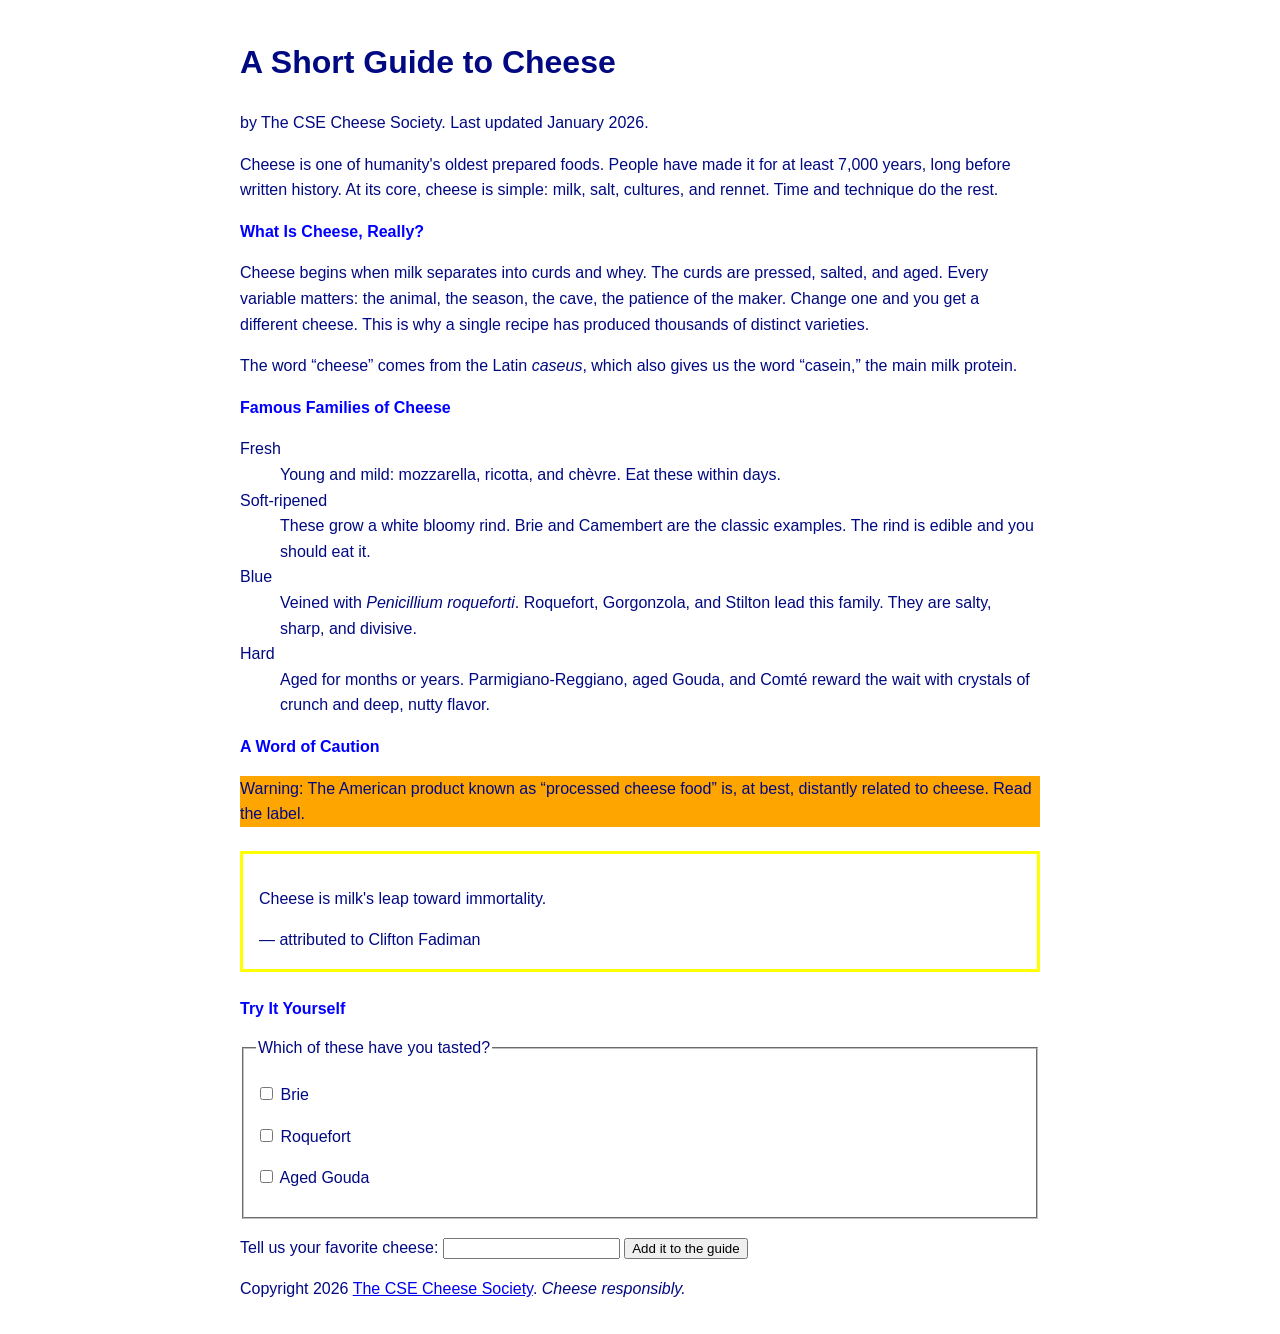
<file: part1/cheese.html>
<!DOCTYPE html>
<html lang="en">
<head>
  <meta charset="UTF-8">
  <meta name="viewport" content="width=device-width, initial-scale=1">
  <link rel="stylesheet" href="cheese.css">
  <title>A Short Guide to Cheese</title>
</head>
<body>
  <header>
    <h1>A Short Guide to Cheese</h1>
    <p>by The CSE Cheese Society. Last updated <time datetime="2026-01">January 2026</time>.</p>
  </header>

  <main>
    <article>
      <p>Cheese is one of humanity's oldest prepared foods. People have made
      it for at least 7,000 years, long before written history. At its core,
      cheese is simple: milk, salt, cultures, and rennet. Time and technique
      do the rest.</p>

      <section>
        <h2>What Is Cheese, Really?</h2>
        <p>Cheese begins when milk separates into curds and whey. The curds
        are pressed, salted, and aged. Every variable matters: the animal,
        the season, the cave, the patience of the maker. Change one and you
        get a different cheese. This is why a single recipe has produced
        thousands of distinct varieties.</p>
        <p>The word <q>cheese</q> comes from the Latin
        <span class="latin" lang="la">caseus</span>, which also gives us the word
        <q>casein,</q> the main milk protein.</p>
      </section>

      <section>
        <h2>Famous Families of Cheese</h2>

        <dl>
          <dt>Fresh</dt>
          <dd>Young and mild: mozzarella, ricotta, and
          <span lang="fr">chèvre</span>. Eat these within days.</dd>

          <dt>Soft-ripened</dt>
          <dd>These grow a white bloomy rind. Brie and Camembert are the
          classic examples. The rind is edible and you should eat it.</dd>

          <dt>Blue</dt>
          <dd>Veined with <span class="latin" lang="la">Penicillium
          roqueforti</span>. Roquefort, Gorgonzola, and Stilton lead this
          family. They are salty, sharp, and divisive.</dd>

          <dt>Hard</dt>
          <dd>Aged for months or years. Parmigiano-Reggiano, aged Gouda,
          and <span lang="fr">Comté</span> reward the wait with crystals
          of crunch and deep, nutty flavor.</dd>
        </dl>
      </section>

      <section>
        <h2>A Word of Caution</h2>
        <p id="warning">Warning: The American product known as
        <q>processed cheese food</q> is, at best, distantly related to
        cheese. Read the label.</p>

        <blockquote>
          <p>Cheese is milk's leap toward immortality.</p>
          <footer>— attributed to Clifton Fadiman</footer>
        </blockquote>
      </section>

      <section>
        <h2>Try It Yourself</h2>
        <form>
          <fieldset>
            <legend>Which of these have you tasted?</legend>
            <p><input type="checkbox" id="c-brie" name="tasted" value="brie">
               <label for="c-brie">Brie</label></p>
            <p><input type="checkbox" id="c-roquefort" name="tasted" value="roquefort">
               <label for="c-roquefort">Roquefort</label></p>
            <p><input type="checkbox" id="c-gouda" name="tasted" value="gouda">
               <label for="c-gouda">Aged Gouda</label></p>
          </fieldset>
          <p>
            <label for="fav">Tell us your favorite cheese:</label>
            <input type="text" id="fav" name="favorite">
            <button type="submit">Add it to the guide</button>
          </p>
        </form>
      </section>
    </article>
  </main>
  <footer>
    <p>Copyright 2026 <a href="https://example.com/cheese-society">The CSE
    Cheese Society</a>. <em>Cheese responsibly.</em></p>
  </footer>
</body>
</html>
</file>
<file: css/styles.css>
:root {
    /* Colors */
    color-scheme: light;            /* native scrollbars/inputs match */
    --color-bg: #f8d47a;
    --color-text: #01016b;
    --color-link: #01016b;
    --color-surface: #fff6dc;
    --color-article: #ffffff;
    --color-border: #000000;
    --color-fieldset-bg: #f0d395;
    --color-input-bg: #ffffff;
    --color-input-border: #000000;
    --color-button-bg: #01016b;
    --color-button-text: #ffffff;
    --color-focus: #01016b;
    --color-header-bg: #0b2545;
    --color-header-text: #ffffff;
    --color-accent: #f4d35e;

    /* Typography */
    --font-body: 'Gill Sans', 'Gill Sans MT', Calibri, 'Trebuchet MS', sans-serif;

    /* Layout & spacing */
    --max-width: 60rem;
    --space-page: 1.5rem; /* side padding */
    --space: 1rem; /* base spacing unit */
}

:root[data-theme="dark"] {
    color-scheme: dark;
    --color-bg: #10162b;
    --color-text: #f1ead2;
    --color-link: #f8d47a;
    --color-article: #1c2440;
    --color-border: #8a93b8;
    --color-fieldset-bg: #232c4d;
    --color-input-bg: #0f1428;
    --color-input-border: #8a93b8;
    --color-button-bg: #f8d47a;
    --color-button-text: #10162b;
    --color-focus: #f8d47a;
}

body {
    min-height: 100vh;
    margin: 0;
    display: flex;
    flex-direction: column;
    font-family: var(--font-body);
    font-size: 1rem;
    line-height: 1.6;
    color: var(--color-text);
    background-color: var(--color-bg);
}

img {
  max-width: 100%;
  height: auto;
}

p,
ul {
    margin: 0 0 var(--space);
}

/* Headings */
h1, h2, h3 {
    line-height: 1.2;
    margin: 0 0 var(--space);
}

h1 {
    font-size: 2.5rem;
}

h2 {
    font-size: 1.75rem;
    padding-bottom: 0.25em;
}

h3 {
    font-size: 1.25rem;
    margin-bottom: 0.25em;
}

/* Header */
header {
    position: sticky;
    top: 0;
    z-index: 10;
    display: flex;
    justify-content: space-between;
    align-items: center;
    gap: var(--space);
    padding: 0.75rem var(--space-page);
    background-color: var(--color-header-bg);
}

header img {
    display: block;
}

header nav {
    display: flex;
    flex-wrap: wrap;
    gap: var(--space);
}

/*
Child combinator
Targets the links that are children of the header nav. Includes latest,
interests, and contact me.
*/
header nav > a {
    color: var(--color-header-text);
    text-decoration: none;
    padding: 0.25em 0.5em;
}

/* 
Child combinator.
Targets the links that are children of the header nev, specifically when a 
user hovers over them.
*/
header nav > a.hover {
    color: var(--color-accent);
    text-decoration: underline;
}

/* Main content */
main {
    max-width: var(--max-width);
    margin: 0 auto;
    padding: calc(var(--space) * 2) var(--space-page);
}

article {
    margin-bottom: calc(var(--space) * 1.5);
    border: 2px solid black;
    padding: 1rem;
    background-color: var(--color-article);
}

fieldset {
    border: 1px solid var(--color-border);
    background-color: var(--color-fieldset-bg);
}

/* 
Adjacent sibling combinator.
Targets the paragraph directly after h3, which is the organization/date line 
under every job, school and project title in index.html, for example.
*/
h3 + p {
    font-size: 0.95rem;
    margin-bottom: 0.75em;
}

.project-grid {
    display: grid;
    grid-template-columns: repeat(2, 1fr);
    gap: var(--space-page);
}

/*
Child combinator.
Targets the "Projects" heading inside the grid. It makes it so the heading
sits above the grid cells.
*/
.project-grid > h2 {
    grid-column: 1 / -1;
    margin-bottom: 0;
}

.project-card {
    display: block;
}

/*
Child combinator.
Targets the articles inside each project card. It makes each project card
have an equal height.
*/
project-card > article {
    height: 100%;
    margin-bottom: 0;
}

/* Footer */
footer {
    padding: calc(var(--space) * 2) var(--space-page);
    background-color: var(--color-header-bg);
    color: var(--color-header-text);
    text-align: center;
    font-size: 0.9rem;
    margin-top: auto;
}

footer a {
    color: var(--color-header-text);
}

foter a:hover {
    color: var(--color-accent);
}

nav[aria-label="Social links"] ul {
    display: flex;
    flex-wrap: wrap;
    justify-content: center;
    gap: var(--space);
    margin: 0 0 var(--space);
    padding: 0;
    list-style: none;
}

/* Hover and focus */
a {
    color: var(--color-text);
}

a:hover {
    text-decoration-thickness: 0.15em;
}

a:focus,
button:focus,
input:focus,
textarea:focus,
select:focus {
    outline: 3px solid var(--color-text);
    outline-offset: 2px;
}

header a:focus,
footer a:focus {
    outline-color: var(--color-accent);
}

button[id="theme-toggle"] {
    font: inherit;
    border-radius: 0.375rem;
    border: 1px solid var(--form-field-border);
    color: var(--color-button-text);
    background: var(--color-button-bg);
}

/* Media query */
@media (max-width: 700px) {
    .project-grid {
        grid-template-columns: 1fr;
    }

    h1 {
        font-size: 2rem;
    }

    header nav {
        gap: 0.5rem;
    }
}
</file>
<file: css/form.css>
@import "styles.css";

    @layer base, form;

    @layer base {
        :root {
            --form-bg: var(--color-accent);
            --form-field-bg: #ffffff;
            --form-field-border: #000000;
            --error: #ff6f01; /* invalid-field border: 4.5:1 on the yellow form */
            --character-warning: rgb(154, 96, 29);
            --character-limit: rgb(164, 20, 20);
            --error-area-bg: #fdecec;
            --error-area-text: #da2626;
            --info-area-bg: #fff6dc;
            --info-area-text: var(--color-text);
            --info-area-stripe: #8a5a00;
        }


        :root[data-theme="dark"] {
            --form-bg: var(--color-article);               
            --form-field-bg: var(--color-input-bg);         
            --form-field-border: var(--color-input-border);
            --error: #ff9a52;
            --character-warning: #ffc46b;
            --character-limit: #ff8a8a;
            --error-area-bg: #3a1d24;
            --error-area-text: #ffb4a8;
            --info-area-bg: #2b2a1f;
            --info-area-text: var(--color-text);
            --info-area-stripe: #ffc46b;
        }
    
        h2 {
            text-align: center;
        }
    }

@layer form {
    form {
        display: grid;
        gap: 1rem;
        box-sizing: border-box;
        inline-size: min(450px, 100vw - 2 * var(--space-page)); /* width that only depends on the viewport, never on content */
        margin: 2rem auto; /* Centers the form horizontally */
        padding: 2rem;
        background-color: var(--form-bg);
        border: 1px solid var(--color-text);
        border-radius: 8px;
    }

    form-field {
        display: grid;
        gap: 0.25rem;

        & br { display: none; }
        & label { font-weight: 600; }

        & :is(input:not([type="checkbox"], [type="radio"], [type="range"], [type="color"], [type="image"]), select, textarea) {
            font: inherit;
            color: inherit;
            background: var(--form-field-bg);
            padding: 0.4rem 0.6rem;
            border: 2px solid var(--form-field-border);
            border-radius: 0.375rem;
            max-inline-size: 100%;
        }

    }

    /* Hidden input does not take up space */
    form-field:has(input[type="hidden"]) {
        display: none;
    }    

    form-field :is(input, textarea)[aria-invalid="true"] {
        border-color: var(--error);
    }

    /* Message areas below the fields */
    .message-area {
        padding: 0.75rem 1rem;
        /* border-inline-start: 4px solid; */
        border-radius: 0.375rem;

        & .message-title {
            font-weight: 700;
        }

        & ul {
            padding-inline-start: 1.25rem;
        }
    }

    .error-area {
        color: var(--error-area-text);
        background: var(--error-area-bg);
        border-color: var(--error-area-text);
    }

    /* The live region must stay in the accessibility tree (no display:none
       or hidden), so when it has no errors it just collapses to nothing. */
    .error-area:not(:has(li)) {
        padding: 0;
        border: 0;
    }

    .error-area:has(li) + .info-area {
        margin-block-start: 1rem;
    }

    .info-area {
        color: var(--info-area-text);
        background: var(--info-area-bg);
    }

    /* Character count area. */
    .info {
        margin: 0;

        & span { display: block; }

        &[data-state="warning"] {
            color: var(--character-warning);
            font-weight: 600;
        }

        &[data-state="limit"] {
            color: var(--character-limit);
            font-weight: 700;
        }
    }

    #comments-info {
        font-weight: 600;
    }

    textarea {
        inline-size: 100%;
        box-sizing: border-box;
        resize: vertical;
        min-block-size: 3lh;
        max-block-size: 10lh;
        @supports (field-sizing: content) {
            field-sizing: content;
        }
    }

    button, input:is([type="submit"]) {
        font: inherit;
        padding: 0.45rem 1rem;
        border-radius: 0.375rem;
        border: 1px solid var(--form-field-border);
        color: var(--form-field-bg);
        background: var(--color-text);
    }

}

.message-area .message-title {
    margin: 0 0 0.25rem;
}

.message-area :is(ul, .info) {
    margin: 0;
}
</file>
<file: part1/cheese.css>
/* 
  Mateo Kalafatovich 
  HW3 url: https://github.com/mateokalafatovich/cse134-hw3 
*/

body {
    font-family: 'Gill Sans', 'Gill Sans MT', Calibri, 'Trebuchet MS', sans-serif;
    color: rgb(0, 9, 129);
    line-height: 1.6;
    max-width: 50rem;
    margin: 0 auto;
    padding: 1rem;
}

h1 {
    font-size: 2rem;
}

h2 {
    font-size: 1rem;
    color: red;
}

.latin {
    font-style: italic;
}

#warning {
    background-color: orange;
}

blockquote {
    border: solid yellow;
    margin: 1.5rem 0;
    padding: 1rem;
}

a:hover {
    color: brown;
}

a:focus, input:focus, button:focus {
    outline: 3px solid brown;
    outline-offset: 2px;
}

/*
  The color property value for h2 is overriden because h2 and h2 have the same 
  specificity, but the rule with the blue value comes later in the document.
*/
h2 {
    color: blue;
}
</file>
